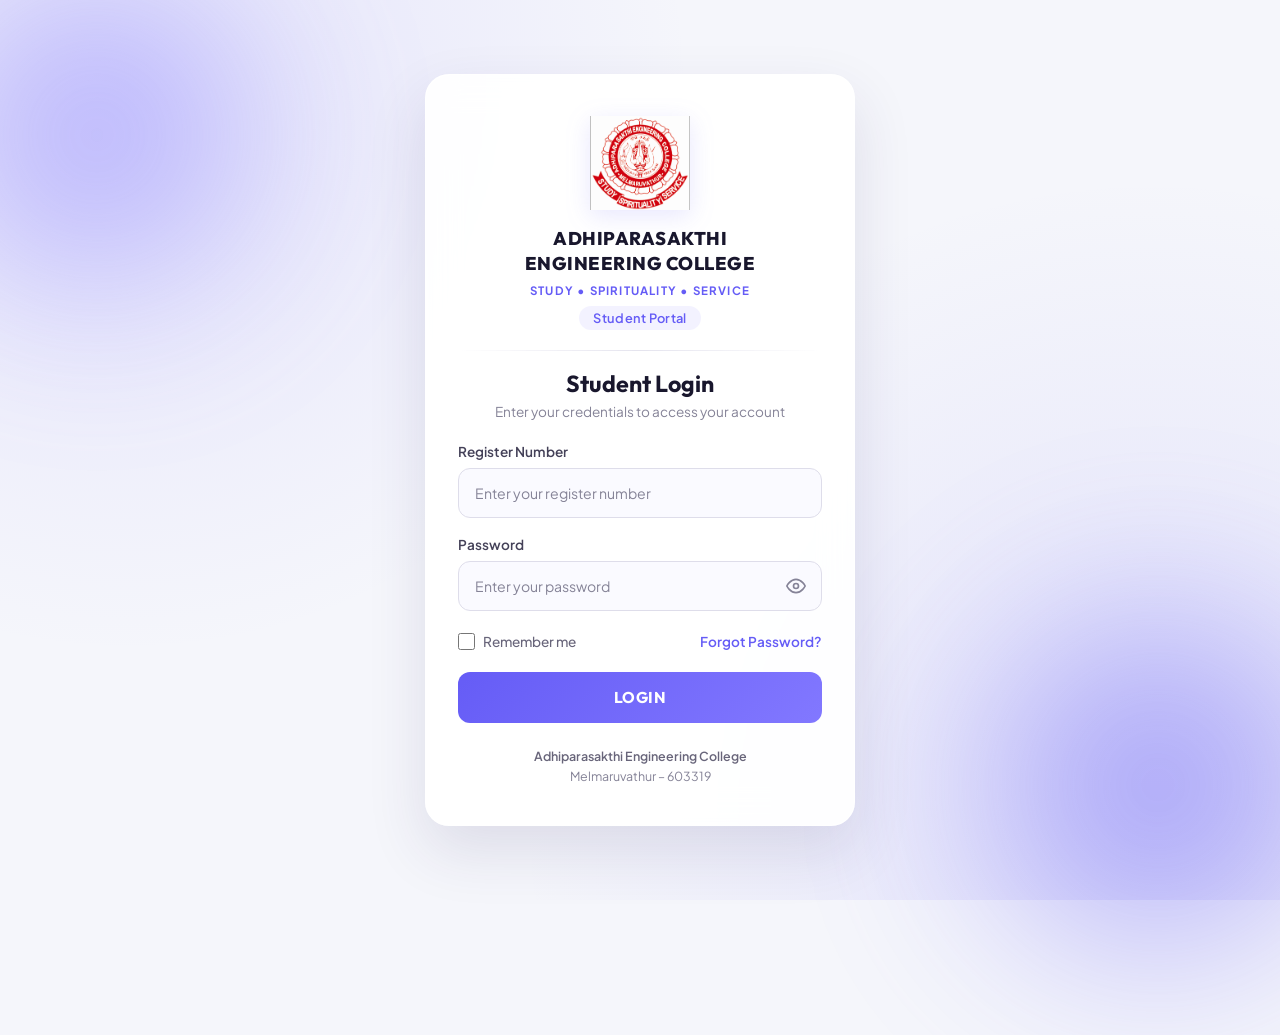
<file: index.html>
<!DOCTYPE html>
<html lang="en">
<head>
  <meta charset="UTF-8">
  <meta name="viewport" content="width=device-width, initial-scale=1.0">
  
  <title>Student Login | Adhiparasakthi Engineering College</title>
  <meta name="description" content="Adhiparasakthi Engineering College Student Portal">
  <meta name="theme-color" content="#655CF6">
  
  <link rel="icon" type="image/png" href="assets/college-logo.png">
  <link rel="stylesheet" href="css/style.css">
</head>
<body>

  <!-- Ambient Light Background Blobs -->
  <div class="bg-blob bg-blob-1" aria-hidden="true"></div>
  <div class="bg-blob bg-blob-2" aria-hidden="true"></div>

  <!-- Student Login Portal Container -->
  <main class="login-wrapper">
    <div class="login-card">
      
      <!-- College Header Section -->
      <header class="college-header">
        <div class="logo-container">
          <img 
            src="assets/college-logo.png" 
            alt="Adhiparasakthi Engineering College Emblem" 
            class="college-logo"
            loading="eager"
          >
        </div>
        <h1 class="college-name">
          ADHIPARASAKTHI<br>ENGINEERING COLLEGE
        </h1>
        <p class="college-motto">STUDY • SPIRITUALITY • SERVICE</p>
        <span class="portal-subtitle">Student Portal</span>
      </header>

      <div class="header-divider" aria-hidden="true"></div>

      <!-- Login Title Section -->
      <div class="login-title-section">
        <h2 class="login-title">Student Login</h2>
        <p class="login-subtitle">Enter your credentials to access your account</p>
      </div>

      <!-- Login Form -->
      <form id="loginForm" class="login-form">
        
        <!-- Register Number Input -->
        <div class="input-group">
          <label for="registerNumber" class="input-label">Register Number</label>
          <div class="input-wrapper">
            <input 
              type="text" 
              id="registerNumber" 
              name="registerNumber" 
              class="form-input" 
              placeholder="Enter your register number" 
              autocomplete="username" 
              required
            >
          </div>
        </div>

        <!-- Password Input -->
        <div class="input-group">
          <label for="password" class="input-label">Password</label>
          <div class="input-wrapper">
            <input 
              type="password" 
              id="password" 
              name="password" 
              class="form-input password-input" 
              placeholder="Enter your password" 
              autocomplete="current-password" 
              required
            >
            <button 
              type="button" 
              id="togglePassword" 
              class="eye-button" 
              aria-label="Show password"
              title="Toggle password visibility"
            >
              <svg class="eye-icon" viewBox="0 0 24 24">
                <path d="M1 12s4-8 11-8 11 8 11 8-4 8-11 8-11-8-11-8z"></path>
                <circle cx="12" cy="12" r="3"></circle>
              </svg>
            </button>
          </div>
        </div>

        <!-- Options: Remember Me & Forgot Password -->
        <div class="options-bar">
          <label for="rememberMe" class="remember-label">
            <input 
              type="checkbox" 
              id="rememberMe" 
              name="rememberMe" 
              class="remember-checkbox"
            >
            <span>Remember me</span>
          </label>
          <a href="#" id="forgotPassword" class="forgot-link">Forgot Password?</a>
        </div>

        <!-- Submit Button -->
        <button type="submit" id="loginButton" class="login-button">
          LOGIN
        </button>

      </form>

      <!-- Footer Section -->
      <footer class="portal-footer">
        <p><strong>Adhiparasakthi Engineering College</strong></p>
        <p>Melmaruvathur – 603319</p>
      </footer>

    </div>
  </main>

  <script src="js/script.js"></script>
</body>
</html>
</file>
<file: css/style.css>
/* ==========================================================================
   Adhiparasakthi Engineering College (APEC) - Student Login Portal Styles
   Pure Vanilla CSS Design System with Modern Glassmorphism & Light Theme
   ========================================================================== */

@import url('https://fonts.googleapis.com/css2?family=Outfit:wght@400;500;600;700;800&family=Plus+Jakarta+Sans:wght@400;500;600;700&display=swap');

:root {
  /* Primary & Accent Palette */
  --primary: #655CF6;
  --primary-hover: #5247EC;
  --primary-active: #4135E2;
  --primary-light: #8278FF;
  --primary-glow: rgba(101, 92, 246, 0.25);
  
  /* Text Colors */
  --text-dark: #19172D;
  --text-body: #444158;
  --text-muted: #68657A;
  --text-subtle: #858397;

  /* Backgrounds & Glassmorphism */
  --bg-main: #F5F6FB;
  --card-bg: rgba(255, 255, 255, 0.94);
  --card-border: rgba(255, 255, 255, 0.8);
  --glass-shadow: 0 25px 60px rgba(50, 45, 100, 0.12);
  --glass-shadow-hover: 0 30px 70px rgba(50, 45, 100, 0.16);

  /* Form Elements */
  --input-bg: #FAFAFF;
  --input-border: #DEDDEA;
  --input-focus-bg: #FFFFFF;
  --input-focus-border: #655CF6;
  --input-focus-ring: rgba(101, 92, 246, 0.18);

  /* Border Radius */
  --radius-card: 24px;
  --radius-input: 12px;
  --radius-btn: 12px;
  --radius-badge: 9999px;

  /* Font Families */
  --font-heading: 'Outfit', -apple-system, BlinkMacSystemFont, "Segoe UI", Roboto, sans-serif;
  --font-body: 'Plus Jakarta Sans', -apple-system, BlinkMacSystemFont, "Segoe UI", Roboto, sans-serif;
}

/* Reset & Base Styles */
*, *::before, *::after {
  box-sizing: border-box;
  margin: 0;
  padding: 0;
}

html, body {
  height: 100%;
  font-family: var(--font-body);
  background-color: var(--bg-main);
  color: var(--text-dark);
  -webkit-font-smoothing: antialiased;
  -moz-osx-font-smoothing: grayscale;
}

body {
  min-height: 100vh;
  display: flex;
  align-items: center;
  justify-content: center;
  padding: 30px 16px;
  position: relative;
  overflow-x: hidden;
  background: 
    radial-gradient(circle at 10% 10%, rgba(130, 120, 255, 0.14), transparent 40%),
    radial-gradient(circle at 90% 90%, rgba(101, 92, 246, 0.12), transparent 45%),
    #F5F6FB;
}

/* Ambient Background Blobs */
.bg-blob {
  position: absolute;
  border-radius: 50%;
  filter: blur(80px);
  z-index: 0;
  pointer-events: none;
  opacity: 0.6;
}

.bg-blob-1 {
  top: -10%;
  left: -10%;
  width: 450px;
  height: 450px;
  background: radial-gradient(circle, #8278FF 0%, rgba(130,120,255,0) 70%);
}

.bg-blob-2 {
  bottom: -15%;
  right: -10%;
  width: 500px;
  height: 500px;
  background: radial-gradient(circle, #655CF6 0%, rgba(101,92,246,0) 70%);
}

/* Main Container Wrapper */
.login-wrapper {
  width: 100%;
  max-width: 430px;
  position: relative;
  z-index: 1;
}

/* Glassmorphism Login Card */
.login-card {
  background: var(--card-bg);
  backdrop-filter: blur(16px);
  -webkit-backdrop-filter: blur(16px);
  border: 1px solid var(--card-border);
  border-radius: var(--radius-card);
  padding: 38px 32px;
  box-shadow: var(--glass-shadow);
  transition: box-shadow 0.3s cubic-bezier(0.16, 1, 0.3, 1);
}

.login-card:hover {
  box-shadow: var(--glass-shadow-hover);
}

/* Header Section */
.college-header {
  text-align: center;
  margin-bottom: 20px;
}

.logo-container {
  display: flex;
  justify-content: center;
  align-items: center;
  margin-bottom: 14px;
}

.college-logo {
  width: 100px;
  height: 100px;
  object-fit: contain;
  filter: drop-shadow(0 6px 12px rgba(101, 92, 246, 0.15));
  transition: transform 0.3s ease;
}

.college-logo:hover {
  transform: scale(1.03);
}

.college-name {
  font-family: var(--font-heading);
  font-size: 1.15rem;
  font-weight: 800;
  line-height: 1.35;
  color: var(--text-dark);
  text-transform: uppercase;
  letter-spacing: 0.5px;
  text-align: center;
}

.college-motto {
  font-size: 0.72rem;
  font-weight: 700;
  color: var(--primary);
  letter-spacing: 1.2px;
  text-transform: uppercase;
  margin-top: 6px;
  text-align: center;
}

.portal-subtitle {
  display: inline-block;
  margin-top: 8px;
  padding: 4px 14px;
  background: rgba(101, 92, 246, 0.08);
  color: var(--primary);
  border-radius: var(--radius-badge);
  font-size: 0.8rem;
  font-weight: 600;
  letter-spacing: 0.3px;
}

/* Divider */
.header-divider {
  height: 1px;
  background: linear-gradient(90deg, transparent, rgba(222, 221, 234, 0.8), transparent);
  margin: 18px 0;
}

/* Login Title Section */
.login-title-section {
  text-align: center;
  margin-bottom: 22px;
}

.login-title {
  font-family: var(--font-heading);
  font-size: 1.45rem;
  font-weight: 700;
  color: var(--text-dark);
  margin-bottom: 4px;
  text-align: center;
}

.login-subtitle {
  font-size: 0.85rem;
  color: var(--text-subtle);
  line-height: 1.4;
  text-align: center;
}

/* Form Controls */
.login-form {
  display: flex;
  flex-direction: column;
}

.input-group {
  margin-bottom: 18px;
  position: relative;
}

.input-label {
  display: block;
  font-size: 0.85rem;
  font-weight: 600;
  color: var(--text-body);
  margin-bottom: 8px;
}

.input-wrapper {
  position: relative;
  display: flex;
  align-items: center;
}

.form-input {
  width: 100%;
  height: 50px;
  border: 1px solid var(--input-border);
  border-radius: var(--radius-input);
  padding: 0 16px;
  font-family: var(--font-body);
  font-size: 0.92rem;
  color: var(--text-dark);
  background-color: var(--input-bg);
  outline: none;
  transition: all 0.25s ease;
}

.form-input::placeholder {
  color: var(--text-subtle);
  font-size: 0.88rem;
}

.form-input:focus {
  border-color: var(--input-focus-border);
  background-color: var(--input-focus-bg);
  box-shadow: 0 0 0 4px var(--input-focus-ring);
}

.form-input.password-input {
  padding-right: 48px;
}

/* Eye Button for Password Toggle */
.eye-button {
  position: absolute;
  right: 8px;
  top: 50%;
  transform: translateY(-50%);
  width: 36px;
  height: 36px;
  border: none;
  background: transparent;
  border-radius: 8px;
  color: var(--text-subtle);
  cursor: pointer;
  display: flex;
  align-items: center;
  justify-content: center;
  transition: color 0.2s ease, background-color 0.2s ease;
}

.eye-button:hover {
  color: var(--primary);
  background-color: rgba(101, 92, 246, 0.08);
}

.eye-button:focus-visible {
  outline: 2px solid var(--primary);
}

.eye-icon {
  width: 20px;
  height: 20px;
  stroke: currentColor;
  fill: none;
  stroke-width: 2;
  stroke-linecap: round;
  stroke-linejoin: round;
}

/* Options Bar (Remember Me & Forgot Password) */
.options-bar {
  display: flex;
  justify-content: space-between;
  align-items: center;
  margin-top: 4px;
  margin-bottom: 22px;
  font-size: 0.85rem;
}

.remember-label {
  display: flex;
  align-items: center;
  gap: 8px;
  color: var(--text-muted);
  font-weight: 500;
  cursor: pointer;
  user-select: none;
}

.remember-checkbox {
  width: 17px;
  height: 17px;
  accent-color: var(--primary);
  cursor: pointer;
  border-radius: 4px;
}

.forgot-link {
  color: var(--primary);
  text-decoration: none;
  font-weight: 600;
  transition: color 0.2s ease;
}

.forgot-link:hover {
  color: var(--primary-hover);
  text-decoration: underline;
}

/* Submit Button */
.login-button {
  width: 100%;
  height: 51px;
  border: none;
  border-radius: var(--radius-btn);
  background: linear-gradient(135deg, var(--primary), var(--primary-light));
  color: #FFFFFF;
  font-family: var(--font-heading);
  font-size: 0.98rem;
  font-weight: 700;
  letter-spacing: 0.5px;
  cursor: pointer;
  box-shadow: var(--primary-glow);
  transition: all 0.25s cubic-bezier(0.16, 1, 0.3, 1);
  display: flex;
  align-items: center;
  justify-content: center;
}

.login-button:hover {
  transform: translateY(-2px);
  box-shadow: 0 14px 28px rgba(101, 92, 246, 0.35);
  background: linear-gradient(135deg, var(--primary-hover), var(--primary));
}

.login-button:active {
  transform: translateY(0);
  box-shadow: 0 6px 16px rgba(101, 92, 246, 0.25);
}

.login-button:focus-visible {
  outline: 3px solid var(--primary-light);
  outline-offset: 2px;
}

/* Footer Info */
.portal-footer {
  text-align: center;
  margin-top: 24px;
  color: var(--text-subtle);
  font-size: 0.78rem;
  line-height: 1.6;
}

.portal-footer strong {
  color: var(--text-muted);
  font-weight: 600;
}

/* Mobile Responsiveness (320px, 375px, 390px, 430px) */
@media (max-width: 480px) {
  body {
    padding: 20px 12px;
  }

  .login-card {
    padding: 30px 20px;
    border-radius: 20px;
  }

  .college-logo {
    width: 85px;
    height: 85px;
  }

  .college-name {
    font-size: 1.05rem;
  }

  .login-title {
    font-size: 1.3rem;
  }

  .form-input {
    height: 48px;
    font-size: 0.9rem;
  }

  .login-button {
    height: 48px;
  }

  .options-bar {
    font-size: 0.8rem;
  }
}
</file>
